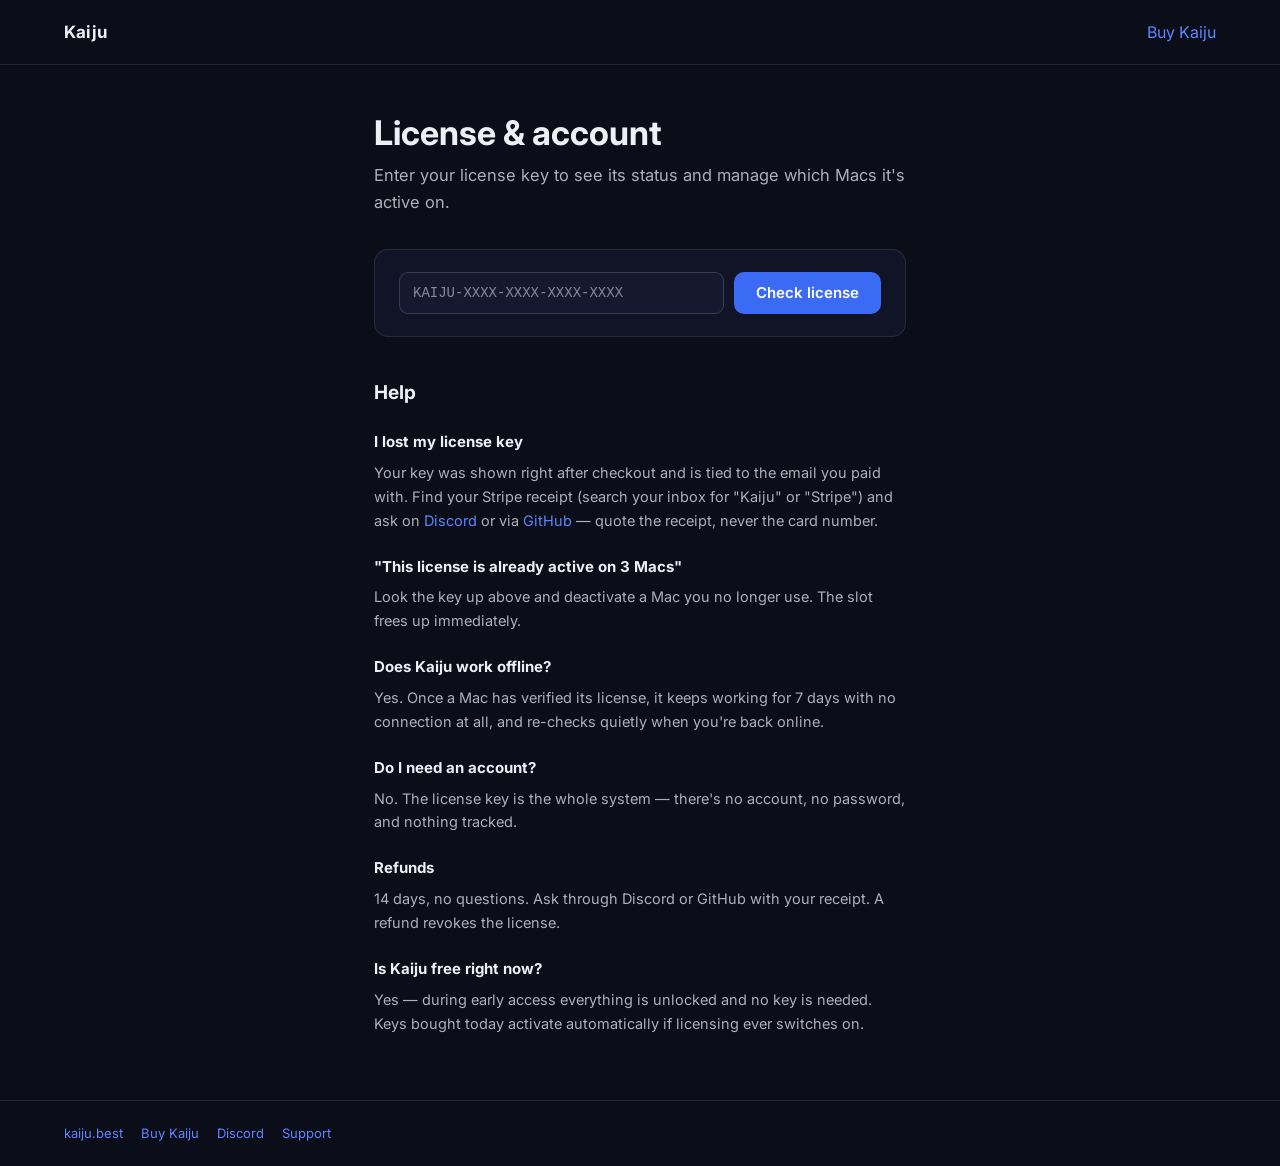
<file: account.html>
<!doctype html>
<html lang="en">
<head>
<meta charset="utf-8">
<meta name="viewport" content="width=device-width, initial-scale=1">
<title>License &amp; account — Kaiju</title>
<meta name="description" content="Check your Kaiju license status, see activated Macs, and deactivate old devices.">
<link rel="canonical" href="https://kaiju.best/account.html">
<link href="https://fonts.googleapis.com/css2?family=Inter:wght@400;500;600;700&display=swap" rel="stylesheet">
<link rel="stylesheet" href="_shared.css">
</head>
<body>
<nav>
  <a class="brand" href="/">Kaiju</a>
  <a href="buy.html">Buy Kaiju</a>
</nav>
<main>
  <h1>License &amp; account</h1>
  <p class="sub">Enter your license key to see its status and manage which Macs it's active on.</p>

  <form class="card" id="lookup-form" style="display:flex;gap:10px;flex-wrap:wrap">
    <input type="text" id="key-input" placeholder="KAIJU-XXXX-XXXX-XXXX-XXXX"
           autocomplete="off" spellcheck="false" style="flex:1;min-width:240px">
    <button class="btn" id="lookup" type="submit">Check license</button>
  </form>
  <p class="muted" id="lookup-error" hidden></p>

  <div id="status" hidden>
    <div class="card">
      <div class="kv"><span>Status</span><span id="s-status"></span></div>
      <div class="kv"><span>Key</span><span id="s-key" style="font-family:ui-monospace,Menlo,monospace"></span></div>
      <div class="kv"><span>Type</span><span id="s-kind"></span></div>
      <div class="kv"><span>Email</span><span id="s-email"></span></div>
      <div class="kv" id="s-expiry-row" hidden><span>Expires</span><span id="s-expiry"></span></div>
    </div>

    <div class="card">
      <strong style="font-size:15px">Activated Macs <span class="muted" id="s-slots"></span></strong>
      <div id="devices" style="margin-top:6px"></div>
      <p class="muted" id="no-devices" style="margin:10px 0 0" hidden>No Macs activated yet.</p>
    </div>
  </div>

  <section class="faq" id="help" style="margin-top:40px">
    <h2 style="font-size:19px;margin:0 0 4px">Help</h2>

    <h3>I lost my license key</h3>
    <p>Your key was shown right after checkout and is tied to the email you paid with.
       Find your Stripe receipt (search your inbox for "Kaiju" or "Stripe") and ask on
       <a href="https://discord.gg/HVwaRzhcX">Discord</a> or via
       <a href="https://github.com/TIMXCODE/Kaiju/issues">GitHub</a> — quote the receipt,
       never the card number.</p>

    <h3>"This license is already active on 3 Macs"</h3>
    <p>Look the key up above and deactivate a Mac you no longer use. The slot frees up immediately.</p>

    <h3>Does Kaiju work offline?</h3>
    <p>Yes. Once a Mac has verified its license, it keeps working for 7 days with no connection at all,
       and re-checks quietly when you're back online.</p>

    <h3>Do I need an account?</h3>
    <p>No. The license key is the whole system — there's no account, no password, and nothing tracked.</p>

    <h3>Refunds</h3>
    <p>14 days, no questions. Ask through Discord or GitHub with your receipt. A refund revokes the license.</p>

    <h3>Is Kaiju free right now?</h3>
    <p>Yes — during early access everything is unlocked and no key is needed. Keys bought today
       activate automatically if licensing ever switches on.</p>
  </section>
</main>
<footer>
  <a href="/">kaiju.best</a>
  <a href="buy.html">Buy Kaiju</a>
  <a href="https://discord.gg/HVwaRzhcX">Discord</a>
  <a href="https://github.com/TIMXCODE/Kaiju/issues">Support</a>
</footer>
<script>
const KAIJU_API = "https://api.kaiju.best";
const form = document.getElementById("lookup-form");
const err = document.getElementById("lookup-error");
let currentKey = "";

form.addEventListener("submit", async (ev) => {
  ev.preventDefault();
  const key = document.getElementById("key-input").value.trim().toUpperCase();
  if (!key) return;
  const btn = document.getElementById("lookup");
  btn.disabled = true; err.hidden = true;
  try {
    const res = await fetch(`${KAIJU_API}/v1/license?key=${encodeURIComponent(key)}`);
    const data = await res.json();
    if (res.status === 404) throw new Error("That key wasn't found. Check for typos — 0/O and 1/I never appear in Kaiju keys.");
    if (!res.ok) throw new Error("The licensing server had a problem. Try again shortly.");
    currentKey = key;
    render(data);
  } catch (e) {
    document.getElementById("status").hidden = true;
    err.textContent = e.message; err.hidden = false;
  } finally {
    btn.disabled = false;
  }
});

function render(data) {
  const pill = { licensed: ["ok", "Active"], expired: ["warn", "Expired"], revoked: ["bad", "Revoked"] }[data.status] || ["warn", data.status];
  document.getElementById("s-status").innerHTML = `<span class="pill ${pill[0]}">${pill[1]}</span>`;
  document.getElementById("s-key").textContent = "KAIJU-••••-••••-••••-" + data.keySuffix;
  document.getElementById("s-kind").textContent = data.kind === "subscription" ? "Subscription" : "One-time (lifetime)";
  document.getElementById("s-email").textContent = data.email || "—";
  const expRow = document.getElementById("s-expiry-row");
  if (data.expiresAt) {
    expRow.hidden = false;
    document.getElementById("s-expiry").textContent = new Date(data.expiresAt * 1000).toLocaleDateString();
  } else expRow.hidden = true;

  document.getElementById("s-slots").textContent = `(${data.devices.length} of ${data.deviceLimit})`;
  const list = document.getElementById("devices");
  list.innerHTML = "";
  document.getElementById("no-devices").hidden = data.devices.length > 0;
  for (const d of data.devices) {
    const row = document.createElement("div");
    row.className = "device";
    const seen = d.lastSeenAt ? new Date(d.lastSeenAt * 1000).toLocaleDateString() : "—";
    row.innerHTML = `<div><div>${escapeHTML(d.name)}</div>
      <div class="meta">id ${d.hashPrefix} · activated ${new Date(d.activatedAt * 1000).toLocaleDateString()} · last seen ${seen}</div></div>`;
    const btn = document.createElement("button");
    btn.className = "btn ghost"; btn.style.padding = "8px 14px"; btn.style.fontSize = "13px";
    btn.textContent = "Deactivate";
    btn.addEventListener("click", () => deactivate(d.id, btn));
    row.appendChild(btn);
    list.appendChild(row);
  }
  document.getElementById("status").hidden = false;
}

async function deactivate(deviceId, btn) {
  if (!confirm("Deactivate this Mac? Kaiju on it will ask for the key again next time it checks in.")) return;
  btn.disabled = true;
  try {
    const res = await fetch(`${KAIJU_API}/v1/license/deactivate-device`, {
      method: "POST", headers: { "Content-Type": "application/json" },
      body: JSON.stringify({ key: currentKey, deviceId }),
    });
    if (!res.ok) throw new Error();
    form.requestSubmit(); // re-render the fresh list
  } catch {
    btn.disabled = false;
    alert("Couldn't deactivate that Mac just now. Try again in a minute.");
  }
}

function escapeHTML(s) {
  return String(s ?? "").replace(/[&<>"']/g, (c) =>
    ({ "&": "&amp;", "<": "&lt;", ">": "&gt;", '"': "&quot;", "'": "&#39;" }[c]));
}
</script>
</body>
</html>
</file>
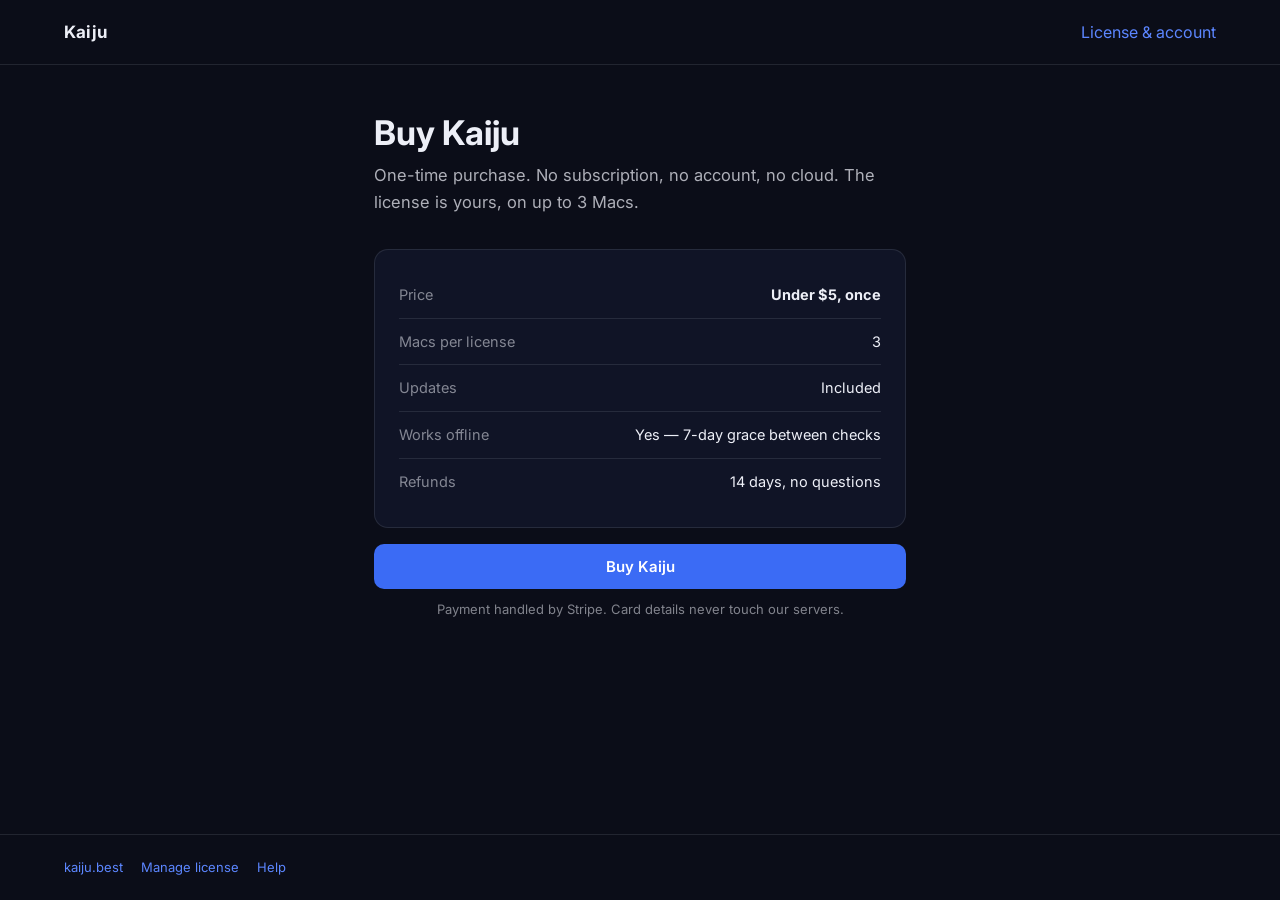
<file: buy.html>
<!doctype html>
<html lang="en">
<head>
<meta charset="utf-8">
<meta name="viewport" content="width=device-width, initial-scale=1">
<title>Buy Kaiju — Instant Replay for Mac</title>
<meta name="description" content="Buy a Kaiju license. One-time purchase, under $5, no subscription. Free during early access.">
<link rel="canonical" href="https://kaiju.best/buy.html">
<link href="https://fonts.googleapis.com/css2?family=Inter:wght@400;500;600;700&display=swap" rel="stylesheet">
<link rel="stylesheet" href="_shared.css">
</head>
<body>
<nav>
  <a class="brand" href="/">Kaiju</a>
  <a href="account.html">License &amp; account</a>
</nav>
<main>
  <h1>Buy Kaiju</h1>
  <p class="sub">One-time purchase. No subscription, no account, no cloud. The license is yours, on up to 3 Macs.</p>

  <!-- Honesty first: while early access is on, nobody needs to pay. -->
  <div class="note" id="free-note" hidden>
    <strong>Kaiju is free right now.</strong> Every feature is unlocked during early access —
    you don't need to buy anything today. This page exists for when early access ends
    (and for anyone who wants to support the project early).
  </div>

  <div class="card" style="margin-top:16px">
    <div class="kv"><span>Price</span><span><strong>Under $5, once</strong></span></div>
    <div class="kv"><span>Macs per license</span><span>3</span></div>
    <div class="kv"><span>Updates</span><span>Included</span></div>
    <div class="kv"><span>Works offline</span><span>Yes — 7-day grace between checks</span></div>
    <div class="kv"><span>Refunds</span><span>14 days, no questions</span></div>
  </div>

  <button class="btn" id="buy" style="width:100%;padding:15px">Buy Kaiju</button>
  <p class="muted" style="text-align:center;margin-top:10px">
    Payment handled by Stripe. Card details never touch our servers.
  </p>
  <p class="muted" style="text-align:center" id="error" hidden></p>
</main>
<footer>
  <a href="/">kaiju.best</a>
  <a href="account.html">Manage license</a>
  <a href="account.html#help">Help</a>
</footer>
<script>
// ── configuration ────────────────────────────────────────────────
// Set to the deployed Worker URL, e.g. "https://kaiju-licensing.<you>.workers.dev"
// or "https://api.kaiju.best" once the custom domain is routed.
const KAIJU_API = "https://api.kaiju.best";
// ─────────────────────────────────────────────────────────────────

const buy = document.getElementById("buy");
const err = document.getElementById("error");

// Show the "it's free right now" note while the server says free mode is on.
(async () => {
  try {
    const res = await fetch(`${KAIJU_API}/v1/config`);
    const envelope = await res.json();
    // Display-only peek at the payload; the app verifies signatures, the
    // website just decides whether to show a note.
    const payload = JSON.parse(atob(envelope.payload.replaceAll("-", "+").replaceAll("_", "/")));
    if (payload.freeMode) document.getElementById("free-note").hidden = false;
  } catch (_) { /* no note, no problem */ }
})();

buy.addEventListener("click", async () => {
  buy.disabled = true;
  buy.innerHTML = '<span class="spinner"></span> Opening checkout…';
  err.hidden = true;
  try {
    const res = await fetch(`${KAIJU_API}/v1/checkout`, { method: "POST" });
    const data = await res.json();
    if (!res.ok || !data.url) throw new Error(data.message || "Checkout unavailable");
    location.href = data.url;
  } catch (e) {
    buy.disabled = false;
    buy.textContent = "Buy Kaiju";
    err.textContent = "Couldn't start checkout — " + e.message + ". Try again in a minute, or ask on Discord.";
    err.hidden = false;
  }
});
</script>
</body>
</html>
</file>
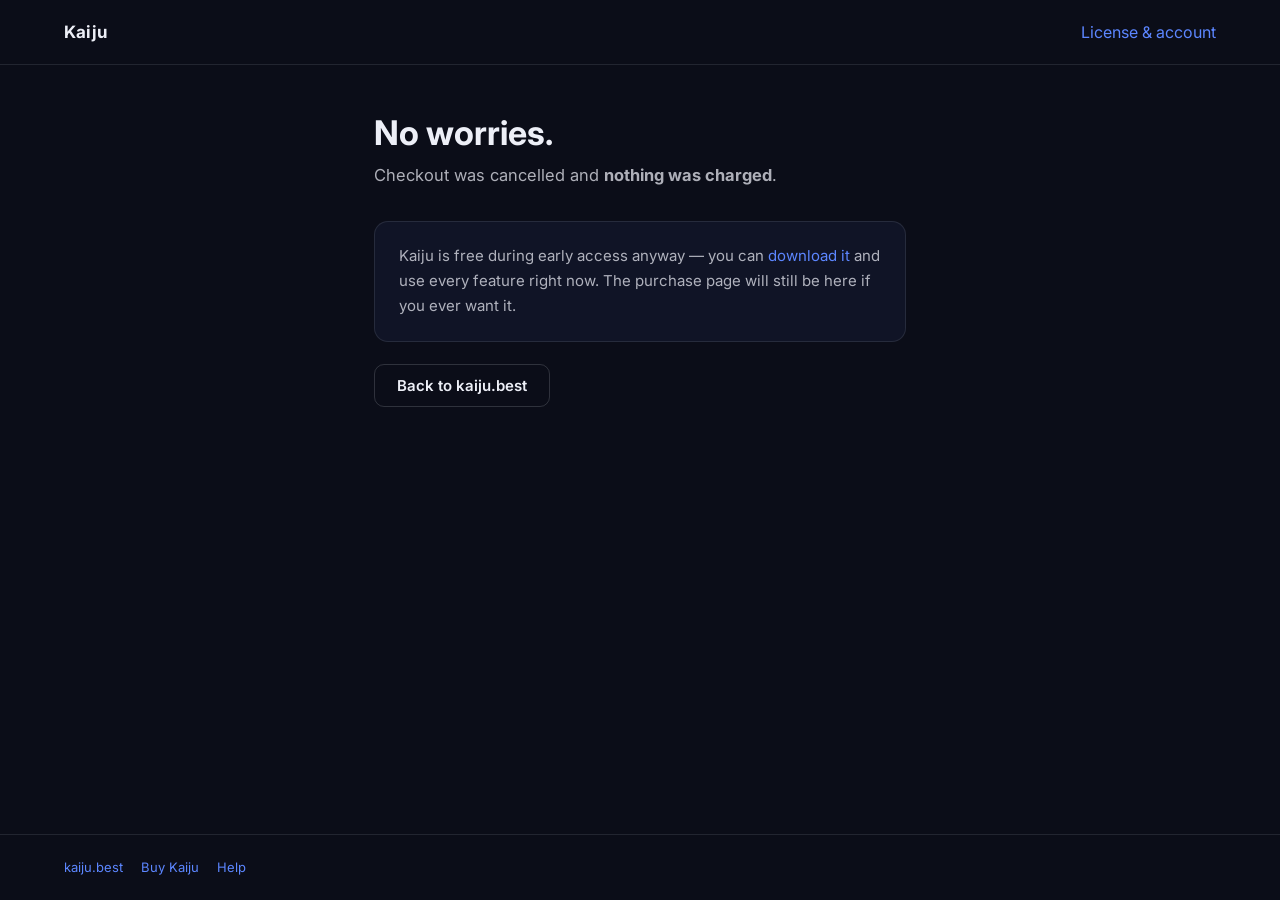
<file: cancelled.html>
<!doctype html>
<html lang="en">
<head>
<meta charset="utf-8">
<meta name="viewport" content="width=device-width, initial-scale=1">
<title>Checkout cancelled — Kaiju</title>
<meta name="robots" content="noindex">
<link href="https://fonts.googleapis.com/css2?family=Inter:wght@400;500;600;700&display=swap" rel="stylesheet">
<link rel="stylesheet" href="_shared.css">
</head>
<body>
<nav>
  <a class="brand" href="/">Kaiju</a>
  <a href="account.html">License &amp; account</a>
</nav>
<main>
  <h1>No worries.</h1>
  <p class="sub">Checkout was cancelled and <strong>nothing was charged</strong>.</p>
  <div class="card">
    <p style="margin:0;color:var(--ink-72);font-size:15px">
      Kaiju is free during early access anyway — you can
      <a href="/">download it</a> and use every feature right now.
      The purchase page will still be here if you ever want it.
    </p>
  </div>
  <a class="btn ghost" href="/" style="margin-top:6px">Back to kaiju.best</a>
</main>
<footer>
  <a href="/">kaiju.best</a>
  <a href="buy.html">Buy Kaiju</a>
  <a href="account.html#help">Help</a>
</footer>
</body>
</html>
</file>
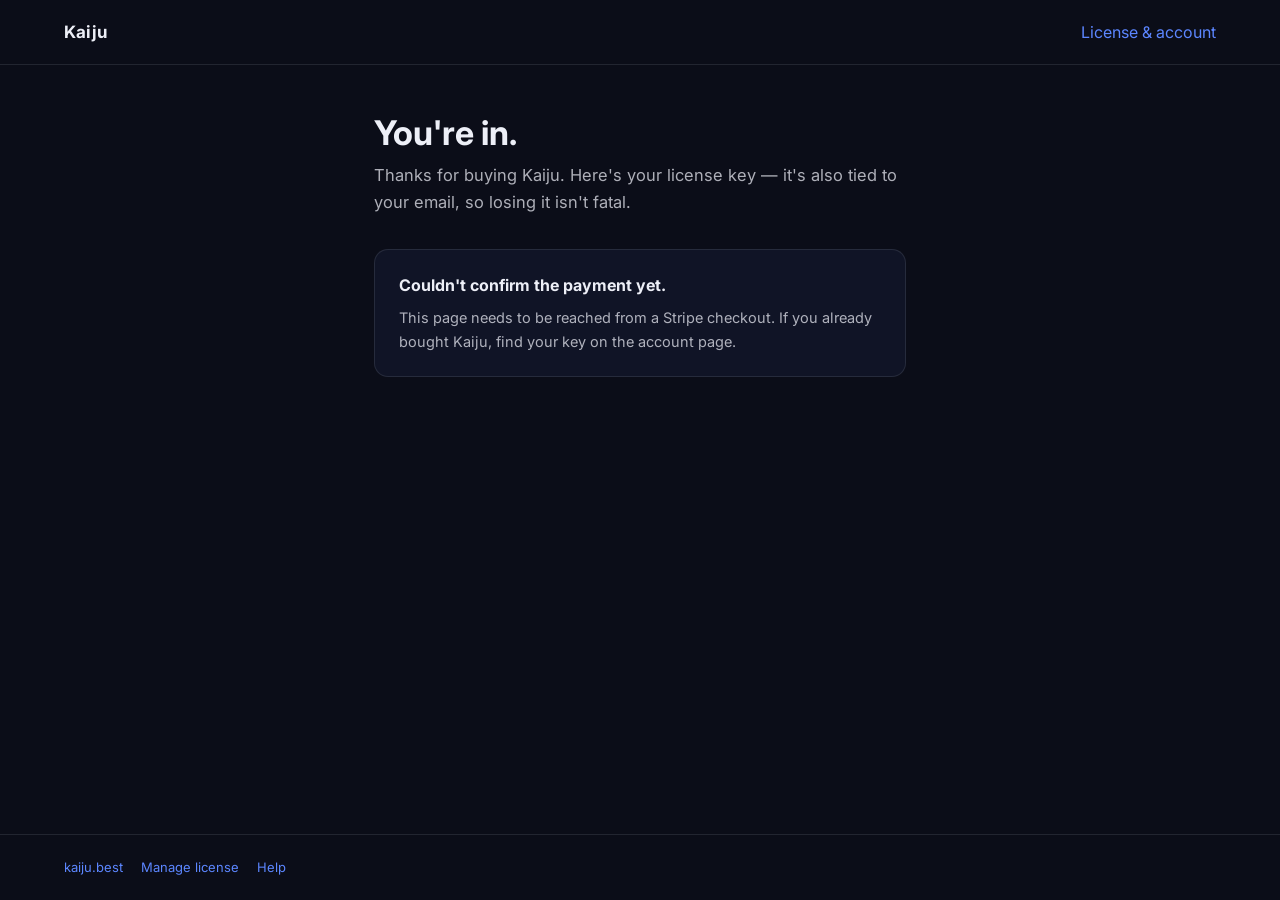
<file: success.html>
<!doctype html>
<html lang="en">
<head>
<meta charset="utf-8">
<meta name="viewport" content="width=device-width, initial-scale=1">
<title>You're in — Kaiju</title>
<meta name="robots" content="noindex">
<link href="https://fonts.googleapis.com/css2?family=Inter:wght@400;500;600;700&display=swap" rel="stylesheet">
<link rel="stylesheet" href="_shared.css">
</head>
<body>
<nav>
  <a class="brand" href="/">Kaiju</a>
  <a href="account.html">License &amp; account</a>
</nav>
<main>
  <h1>You're in.</h1>
  <p class="sub">Thanks for buying Kaiju. Here's your license key — it's also tied to your email, so losing it isn't fatal.</p>

  <div class="card" id="loading">
    <p style="margin:0"><span class="spinner"></span>&nbsp; Confirming your payment with Stripe…</p>
  </div>

  <div id="result" hidden>
    <div class="keybox" id="key"></div>
    <button class="btn ghost" id="copy" style="width:100%;margin-top:12px">Copy license key</button>

    <div class="card" style="margin-top:24px">
      <strong style="font-size:15px">Activate it in the app</strong>
      <ol style="margin:10px 0 0;padding-left:20px;color:var(--ink-72);font-size:14.5px">
        <li>Open Kaiju.</li>
        <li>If the upgrade screen is showing, paste the key there and press Activate.</li>
        <li>That's it — the license covers up to 3 Macs.</li>
      </ol>
      <p class="muted" style="margin:12px 0 0">
        During early access Kaiju doesn't ask for a key at all. Keep it somewhere safe —
        it will activate instantly when licensing switches on.
      </p>
    </div>
  </div>

  <div class="card" id="failed" hidden>
    <strong>Couldn't confirm the payment yet.</strong>
    <p style="margin:8px 0 0;color:var(--ink-72);font-size:14.5px" id="failed-detail">
      If you just paid, give it a few seconds and refresh this page. Still stuck?
      Email your Stripe receipt to us on <a href="account.html#help">the help page</a> and we'll sort it.
    </p>
  </div>
</main>
<footer>
  <a href="/">kaiju.best</a>
  <a href="account.html">Manage license</a>
  <a href="account.html#help">Help</a>
</footer>
<script>
const KAIJU_API = "https://api.kaiju.best";

(async () => {
  const sessionId = new URLSearchParams(location.search).get("session_id");
  const loading = document.getElementById("loading");
  if (!sessionId) {
    loading.hidden = true;
    document.getElementById("failed").hidden = false;
    document.getElementById("failed-detail").textContent =
      "This page needs to be reached from a Stripe checkout. If you already bought Kaiju, find your key on the account page.";
    return;
  }
  try {
    const res = await fetch(`${KAIJU_API}/v1/checkout/claim?session_id=${encodeURIComponent(sessionId)}`);
    const data = await res.json();
    loading.hidden = true;
    if (!res.ok || !data.licenseKey) throw new Error(data.error || "unknown");
    document.getElementById("key").textContent = data.licenseKey;
    document.getElementById("result").hidden = false;
  } catch (e) {
    loading.hidden = true;
    document.getElementById("failed").hidden = false;
  }
})();

document.getElementById("copy").addEventListener("click", async (ev) => {
  await navigator.clipboard.writeText(document.getElementById("key").textContent);
  ev.target.textContent = "Copied ✓";
  setTimeout(() => (ev.target.textContent = "Copy license key"), 1600);
});
</script>
</body>
</html>
</file>
<file: _shared.css>
/* Kaiju licensing pages — palette lifted verbatim from the landing page. */
:root{
  --bg:#0B0D18; --bg-2:#101426; --surf:#141930; --surf-2:#1A2140;
  --ink:#EDEFF7; --ink-72:rgba(237,239,247,.72); --ink-52:rgba(237,239,247,.52);
  --line:rgba(237,239,247,.10); --line-2:rgba(237,239,247,.16);
  --cobalt:#3B6BF5; --cobalt-hi:#5C86FF; --cobalt-dim:rgba(59,107,245,.16);
  --ok:#4ADE80; --warn:#FBBF24; --bad:#F87171;
  --edge:clamp(20px,5vw,64px);
}
*{box-sizing:border-box}
html{background:var(--bg);-webkit-font-smoothing:antialiased}
body{margin:0;background:var(--bg);color:var(--ink);
  font-family:'Inter',-apple-system,BlinkMacSystemFont,'Segoe UI',sans-serif;
  font-size:16px;line-height:1.65;min-height:100vh;display:flex;flex-direction:column}
a{color:var(--cobalt-hi);text-decoration:none}
a:hover{color:#8AA8FF}
::selection{background:rgba(59,107,245,.32)}
:focus-visible{outline:2px solid var(--cobalt-hi);outline-offset:2px}
nav{display:flex;align-items:center;justify-content:space-between;
  padding:18px var(--edge);border-bottom:1px solid var(--line)}
nav .brand{font-weight:700;font-size:17px;color:var(--ink);letter-spacing:.01em}
main{flex:1;width:100%;max-width:660px;margin:0 auto;padding:48px var(--edge) 64px}
h1{font-size:clamp(26px,4.5vw,34px);line-height:1.15;margin:0 0 10px;font-weight:700}
.sub{color:var(--ink-72);margin:0 0 32px;font-size:16.5px}
.card{background:var(--bg-2);border:1px solid var(--line);border-radius:14px;padding:22px 24px;margin-bottom:16px}
.btn{display:inline-flex;align-items:center;justify-content:center;gap:8px;
  background:var(--cobalt);color:#fff;border:0;border-radius:10px;cursor:pointer;
  font:600 15px/1 'Inter',sans-serif;padding:13px 22px;
  transition:background .2s ease,transform .2s ease}
.btn:hover{background:var(--cobalt-hi);transform:translateY(-1px)}
.btn:active{transform:translateY(0)}
.btn[disabled]{opacity:.55;cursor:default;transform:none}
.btn.ghost{background:transparent;border:1px solid var(--line-2);color:var(--ink)}
.btn.ghost:hover{background:var(--surf);border-color:var(--line-2)}
input[type=text],input[type=email]{background:var(--surf);border:1px solid var(--line-2);
  border-radius:9px;color:var(--ink);font:500 14px/1.3 ui-monospace,'SF Mono',Menlo,monospace;
  padding:11px 13px;width:100%}
input::placeholder{color:var(--ink-52)}
.kv{display:flex;justify-content:space-between;gap:14px;padding:11px 0;border-bottom:1px solid var(--line);font-size:14.5px}
.kv:last-child{border-bottom:0}
.kv span:first-child{color:var(--ink-52)}
.keybox{background:var(--surf);border:1px solid var(--line-2);border-radius:11px;
  font:600 18px/1.3 ui-monospace,'SF Mono',Menlo,monospace;letter-spacing:.04em;
  padding:16px 18px;text-align:center;user-select:all;word-break:break-all}
.pill{display:inline-block;padding:3px 11px;border-radius:99px;font-size:12px;font-weight:600}
.pill.ok{background:rgba(74,222,128,.14);color:var(--ok)}
.pill.warn{background:rgba(251,191,36,.14);color:var(--warn)}
.pill.bad{background:rgba(248,113,113,.14);color:var(--bad)}
.muted{color:var(--ink-52);font-size:13px}
.note{background:var(--cobalt-dim);border:1px solid rgba(92,134,255,.25);
  border-radius:11px;padding:13px 16px;font-size:14px;color:var(--ink-72)}
footer{padding:22px var(--edge);border-top:1px solid var(--line);
  color:var(--ink-52);font-size:13px;display:flex;gap:18px;flex-wrap:wrap}
.spinner{display:inline-block;width:15px;height:15px;border:2px solid rgba(255,255,255,.3);
  border-top-color:#fff;border-radius:50%;animation:spin .7s linear infinite;vertical-align:-2px}
@keyframes spin{to{transform:rotate(360deg)}}
.device{display:flex;align-items:center;justify-content:space-between;gap:12px;
  padding:13px 0;border-bottom:1px solid var(--line)}
.device:last-child{border-bottom:0}
.device .meta{font-size:12.5px;color:var(--ink-52)}
.faq h3{font-size:15px;margin:22px 0 6px}
.faq p{margin:0;color:var(--ink-72);font-size:14.5px}
</file>
